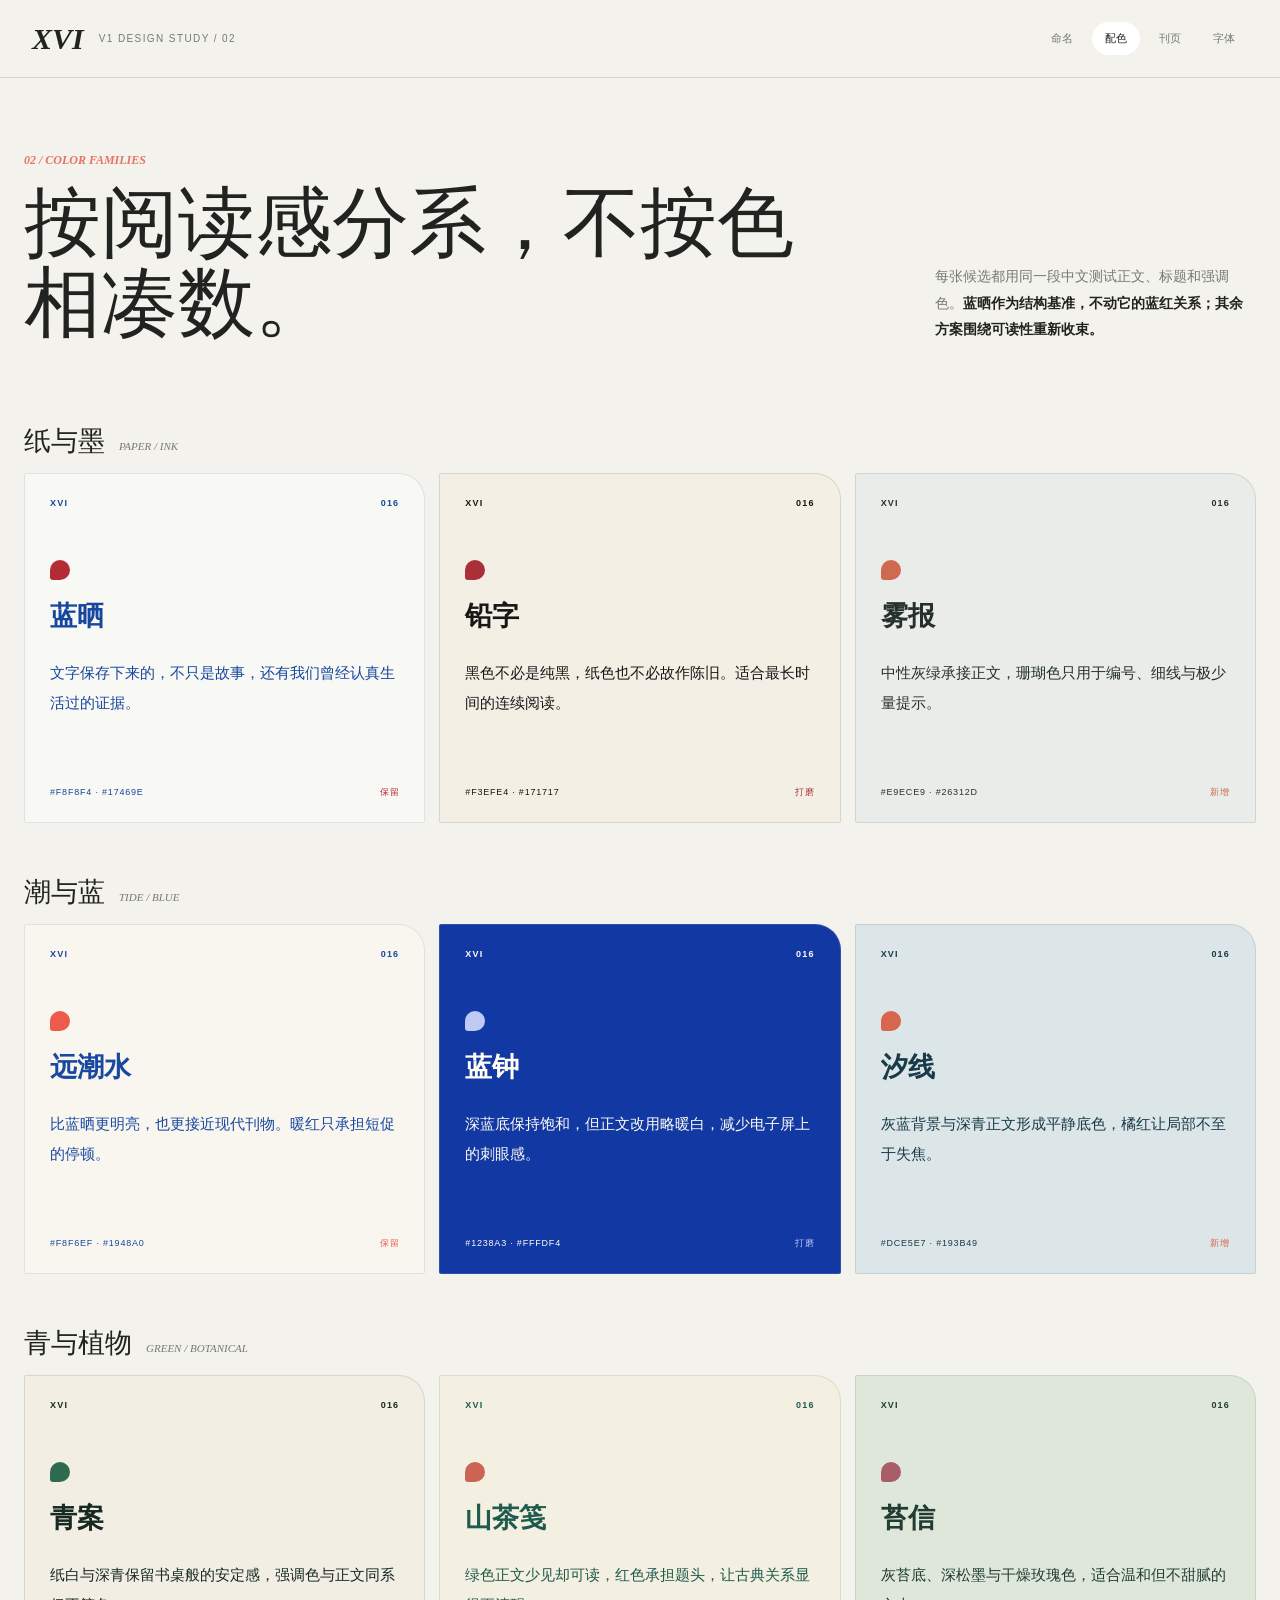
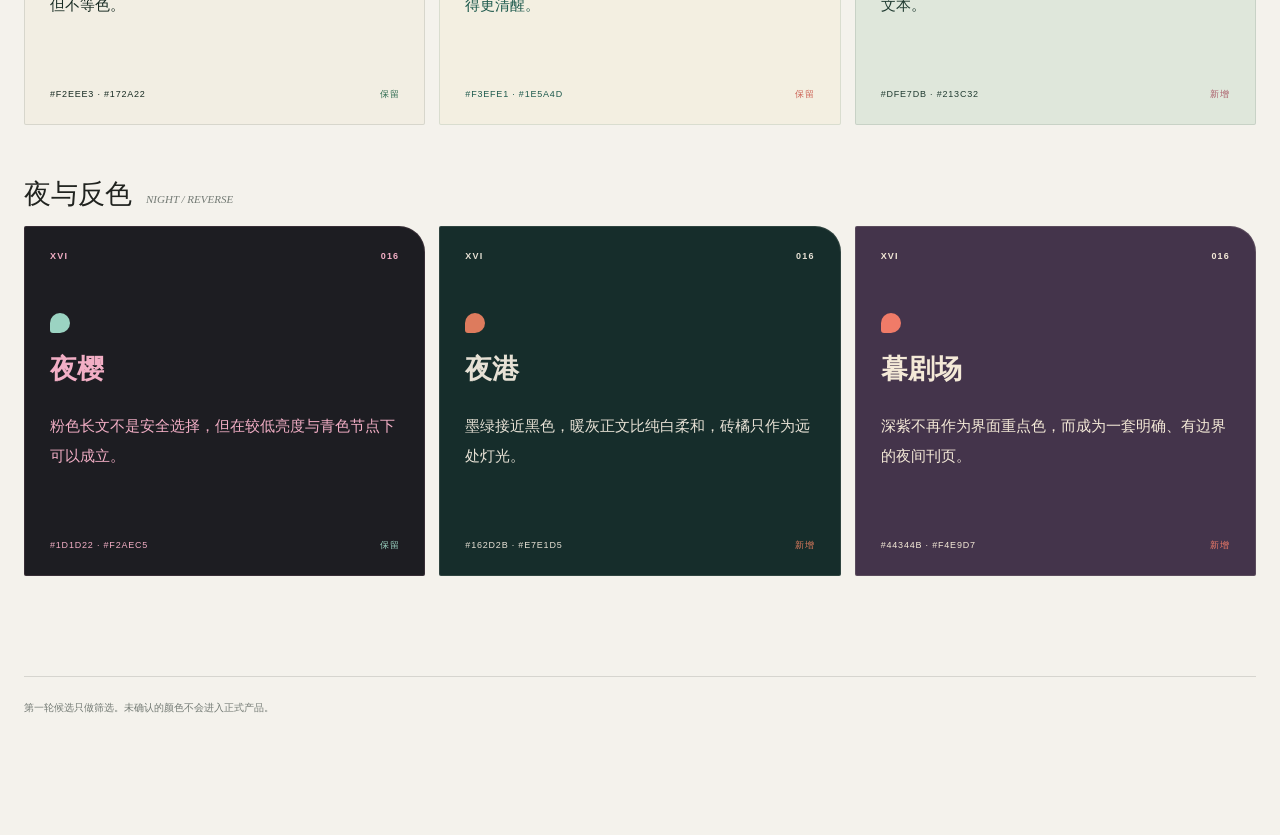
<file: project/docs/research/research-color.html>
<!doctype html>
<html lang="zh-CN">
<head>
  <meta charset="UTF-8" />
  <meta name="viewport" content="width=device-width, initial-scale=1.0" />
  <title>XVI / 配色体系研究</title>
  <link rel="stylesheet" href="research.css" />
</head>
<body>
  <header class="study-header">
    <a class="study-brand" href="research-naming.html"><b>XVI</b><span>V1 DESIGN STUDY / 02</span></a>
    <nav class="study-nav"><a href="research-naming.html">命名</a><a class="active" href="research-color.html">配色</a><a href="research-layout.html">刊页</a><a href="research-fonts.html">字体</a></nav>
  </header>
  <main class="study-main">
    <section class="study-intro">
      <div><span class="eyebrow">02 / COLOR FAMILIES</span><h1>按阅读感分系，不按色相凑数。</h1></div>
      <p>每张候选都用同一段中文测试正文、标题和强调色。<strong>蓝晒作为结构基准，不动它的蓝红关系；其余方案围绕可读性重新收束。</strong></p>
    </section>

    <section class="palette-family"><div class="family-title"><h2>纸与墨</h2><span>PAPER / INK</span></div><div class="palette-grid">
      <article class="palette-card" style="--bg:#f8f8f4;--text:#17469e;--accent:#b52b35"><header><b>XVI</b><span>016</span></header><i></i><h3>蓝晒</h3><p>文字保存下来的，不只是故事，还有我们曾经认真生活过的证据。</p><footer><span>#F8F8F4 · #17469E</span><span>保留</span></footer></article>
      <article class="palette-card" style="--bg:#f3efe4;--text:#171717;--accent:#a92f39"><header><b>XVI</b><span>016</span></header><i></i><h3>铅字</h3><p>黑色不必是纯黑，纸色也不必故作陈旧。适合最长时间的连续阅读。</p><footer><span>#F3EFE4 · #171717</span><span>打磨</span></footer></article>
      <article class="palette-card" style="--bg:#e9ece9;--text:#26312d;--accent:#cf694f"><header><b>XVI</b><span>016</span></header><i></i><h3>雾报</h3><p>中性灰绿承接正文，珊瑚色只用于编号、细线与极少量提示。</p><footer><span>#E9ECE9 · #26312D</span><span>新增</span></footer></article>
    </div></section>

    <section class="palette-family"><div class="family-title"><h2>潮与蓝</h2><span>TIDE / BLUE</span></div><div class="palette-grid">
      <article class="palette-card" style="--bg:#f8f6ef;--text:#1948a0;--accent:#ed5b4d"><header><b>XVI</b><span>016</span></header><i></i><h3>远潮水</h3><p>比蓝晒更明亮，也更接近现代刊物。暖红只承担短促的停顿。</p><footer><span>#F8F6EF · #1948A0</span><span>保留</span></footer></article>
      <article class="palette-card" style="--bg:#1238a3;--text:#fffdf4;--accent:#bfcaf4"><header><b>XVI</b><span>016</span></header><i></i><h3>蓝钟</h3><p>深蓝底保持饱和，但正文改用略暖白，减少电子屏上的刺眼感。</p><footer><span>#1238A3 · #FFFDF4</span><span>打磨</span></footer></article>
      <article class="palette-card" style="--bg:#dce5e7;--text:#193b49;--accent:#d8654e"><header><b>XVI</b><span>016</span></header><i></i><h3>汐线</h3><p>灰蓝背景与深青正文形成平静底色，橘红让局部不至于失焦。</p><footer><span>#DCE5E7 · #193B49</span><span>新增</span></footer></article>
    </div></section>

    <section class="palette-family"><div class="family-title"><h2>青与植物</h2><span>GREEN / BOTANICAL</span></div><div class="palette-grid">
      <article class="palette-card" style="--bg:#f2eee3;--text:#172a22;--accent:#2f6b50"><header><b>XVI</b><span>016</span></header><i></i><h3>青案</h3><p>纸白与深青保留书桌般的安定感，强调色与正文同系但不等色。</p><footer><span>#F2EEE3 · #172A22</span><span>保留</span></footer></article>
      <article class="palette-card" style="--bg:#f3efe1;--text:#1e5a4d;--accent:#cc6355"><header><b>XVI</b><span>016</span></header><i></i><h3>山茶笺</h3><p>绿色正文少见却可读，红色承担题头，让古典关系显得更清醒。</p><footer><span>#F3EFE1 · #1E5A4D</span><span>保留</span></footer></article>
      <article class="palette-card" style="--bg:#dfe7db;--text:#213c32;--accent:#aa5d69"><header><b>XVI</b><span>016</span></header><i></i><h3>苔信</h3><p>灰苔底、深松墨与干燥玫瑰色，适合温和但不甜腻的文本。</p><footer><span>#DFE7DB · #213C32</span><span>新增</span></footer></article>
    </div></section>

    <section class="palette-family"><div class="family-title"><h2>夜与反色</h2><span>NIGHT / REVERSE</span></div><div class="palette-grid">
      <article class="palette-card" style="--bg:#1d1d22;--text:#f2aec5;--accent:#9bd3c2"><header><b>XVI</b><span>016</span></header><i></i><h3>夜樱</h3><p>粉色长文不是安全选择，但在较低亮度与青色节点下可以成立。</p><footer><span>#1D1D22 · #F2AEC5</span><span>保留</span></footer></article>
      <article class="palette-card" style="--bg:#162d2b;--text:#e7e1d5;--accent:#dd7b5d"><header><b>XVI</b><span>016</span></header><i></i><h3>夜港</h3><p>墨绿接近黑色，暖灰正文比纯白柔和，砖橘只作为远处灯光。</p><footer><span>#162D2B · #E7E1D5</span><span>新增</span></footer></article>
      <article class="palette-card" style="--bg:#44344b;--text:#f4e9d7;--accent:#f07b68"><header><b>XVI</b><span>016</span></header><i></i><h3>暮剧场</h3><p>深紫不再作为界面重点色，而成为一套明确、有边界的夜间刊页。</p><footer><span>#44344B · #F4E9D7</span><span>新增</span></footer></article>
    </div></section>
    <footer class="study-footer">第一轮候选只做筛选。未确认的颜色不会进入正式产品。</footer>
  </main>
</body>
</html>
</file>
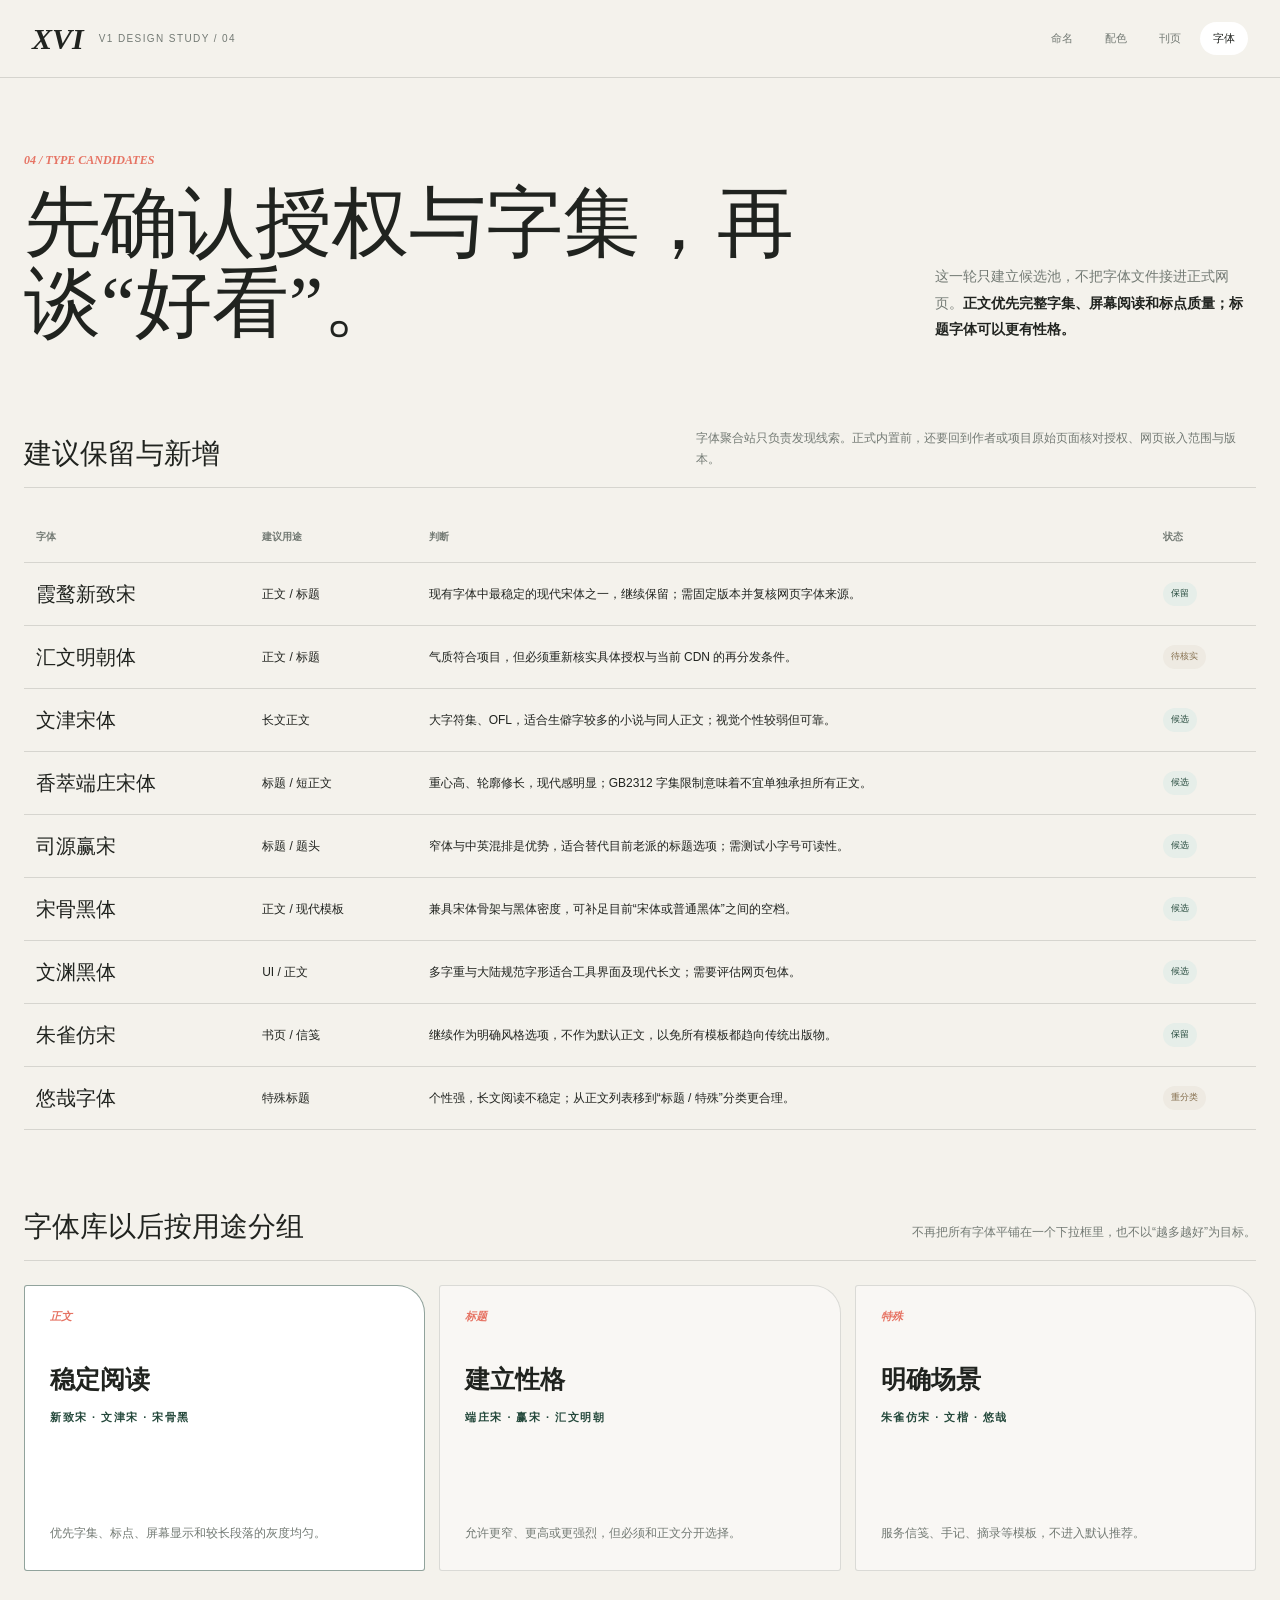
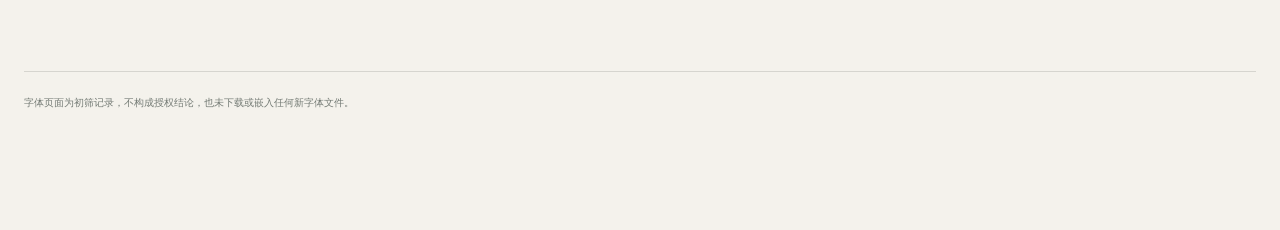
<file: project/docs/research/research-fonts.html>
<!doctype html>
<html lang="zh-CN">
<head>
  <meta charset="UTF-8" />
  <meta name="viewport" content="width=device-width, initial-scale=1.0" />
  <title>XVI / 字体候选研究</title>
  <link rel="stylesheet" href="research.css" />
</head>
<body>
  <header class="study-header">
    <a class="study-brand" href="research-naming.html"><b>XVI</b><span>V1 DESIGN STUDY / 04</span></a>
    <nav class="study-nav"><a href="research-naming.html">命名</a><a href="research-color.html">配色</a><a href="research-layout.html">刊页</a><a class="active" href="research-fonts.html">字体</a></nav>
  </header>
  <main class="study-main">
    <section class="study-intro">
      <div><span class="eyebrow">04 / TYPE CANDIDATES</span><h1>先确认授权与字集，再谈“好看”。</h1></div>
      <p>这一轮只建立候选池，不把字体文件接进正式网页。<strong>正文优先完整字集、屏幕阅读和标点质量；标题字体可以更有性格。</strong></p>
    </section>

    <div class="section-head"><h2>建议保留与新增</h2><p>字体聚合站只负责发现线索。正式内置前，还要回到作者或项目原始页面核对授权、网页嵌入范围与版本。</p></div>
    <table class="font-table">
      <thead><tr><th>字体</th><th>建议用途</th><th>判断</th><th>状态</th></tr></thead>
      <tbody>
        <tr><td>霞鹜新致宋</td><td>正文 / 标题</td><td>现有字体中最稳定的现代宋体之一，继续保留；需固定版本并复核网页字体来源。</td><td><span class="status">保留</span></td></tr>
        <tr><td>汇文明朝体</td><td>正文 / 标题</td><td>气质符合项目，但必须重新核实具体授权与当前 CDN 的再分发条件。</td><td><span class="status pending">待核实</span></td></tr>
        <tr><td>文津宋体</td><td>长文正文</td><td>大字符集、OFL，适合生僻字较多的小说与同人正文；视觉个性较弱但可靠。</td><td><span class="status">候选</span></td></tr>
        <tr><td>香萃端庄宋体</td><td>标题 / 短正文</td><td>重心高、轮廓修长，现代感明显；GB2312 字集限制意味着不宜单独承担所有正文。</td><td><span class="status">候选</span></td></tr>
        <tr><td>司源赢宋</td><td>标题 / 题头</td><td>窄体与中英混排是优势，适合替代目前老派的标题选项；需测试小字号可读性。</td><td><span class="status">候选</span></td></tr>
        <tr><td>宋骨黑体</td><td>正文 / 现代模板</td><td>兼具宋体骨架与黑体密度，可补足目前“宋体或普通黑体”之间的空档。</td><td><span class="status">候选</span></td></tr>
        <tr><td>文渊黑体</td><td>UI / 正文</td><td>多字重与大陆规范字形适合工具界面及现代长文；需要评估网页包体。</td><td><span class="status">候选</span></td></tr>
        <tr><td>朱雀仿宋</td><td>书页 / 信笺</td><td>继续作为明确风格选项，不作为默认正文，以免所有模板都趋向传统出版物。</td><td><span class="status">保留</span></td></tr>
        <tr><td>悠哉字体</td><td>特殊标题</td><td>个性强，长文阅读不稳定；从正文列表移到“标题 / 特殊”分类更合理。</td><td><span class="status pending">重分类</span></td></tr>
      </tbody>
    </table>

    <div class="section-head"><h2>字体库以后按用途分组</h2><p>不再把所有字体平铺在一个下拉框里，也不以“越多越好”为目标。</p></div>
    <section class="decision-grid">
      <article class="decision-card recommended"><span class="tag">正文</span><h3>稳定阅读</h3><div class="sample">新致宋 · 文津宋 · 宋骨黑</div><p>优先字集、标点、屏幕显示和较长段落的灰度均匀。</p></article>
      <article class="decision-card"><span class="tag">标题</span><h3>建立性格</h3><div class="sample">端庄宋 · 赢宋 · 汇文明朝</div><p>允许更窄、更高或更强烈，但必须和正文分开选择。</p></article>
      <article class="decision-card"><span class="tag">特殊</span><h3>明确场景</h3><div class="sample">朱雀仿宋 · 文楷 · 悠哉</div><p>服务信笺、手记、摘录等模板，不进入默认推荐。</p></article>
    </section>
    <footer class="study-footer">字体页面为初筛记录，不构成授权结论，也未下载或嵌入任何新字体文件。</footer>
  </main>
</body>
</html>
</file>
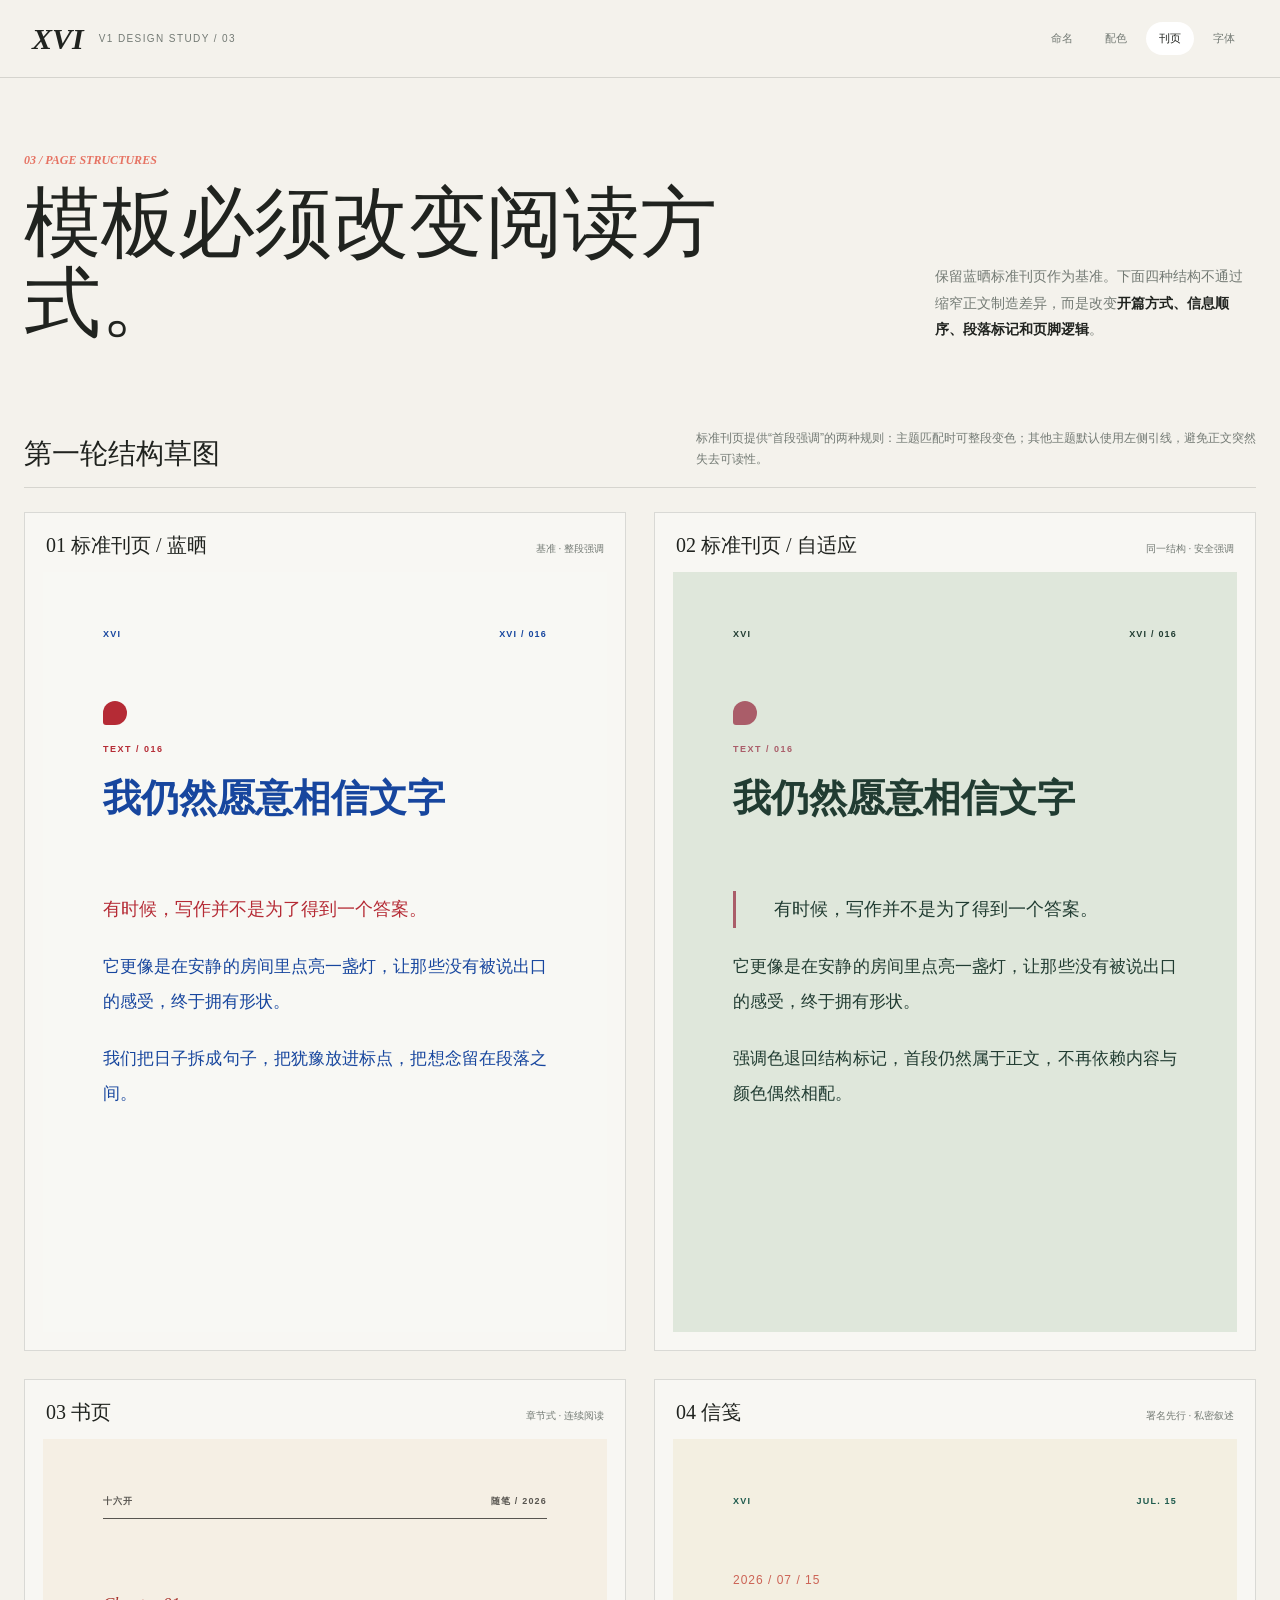
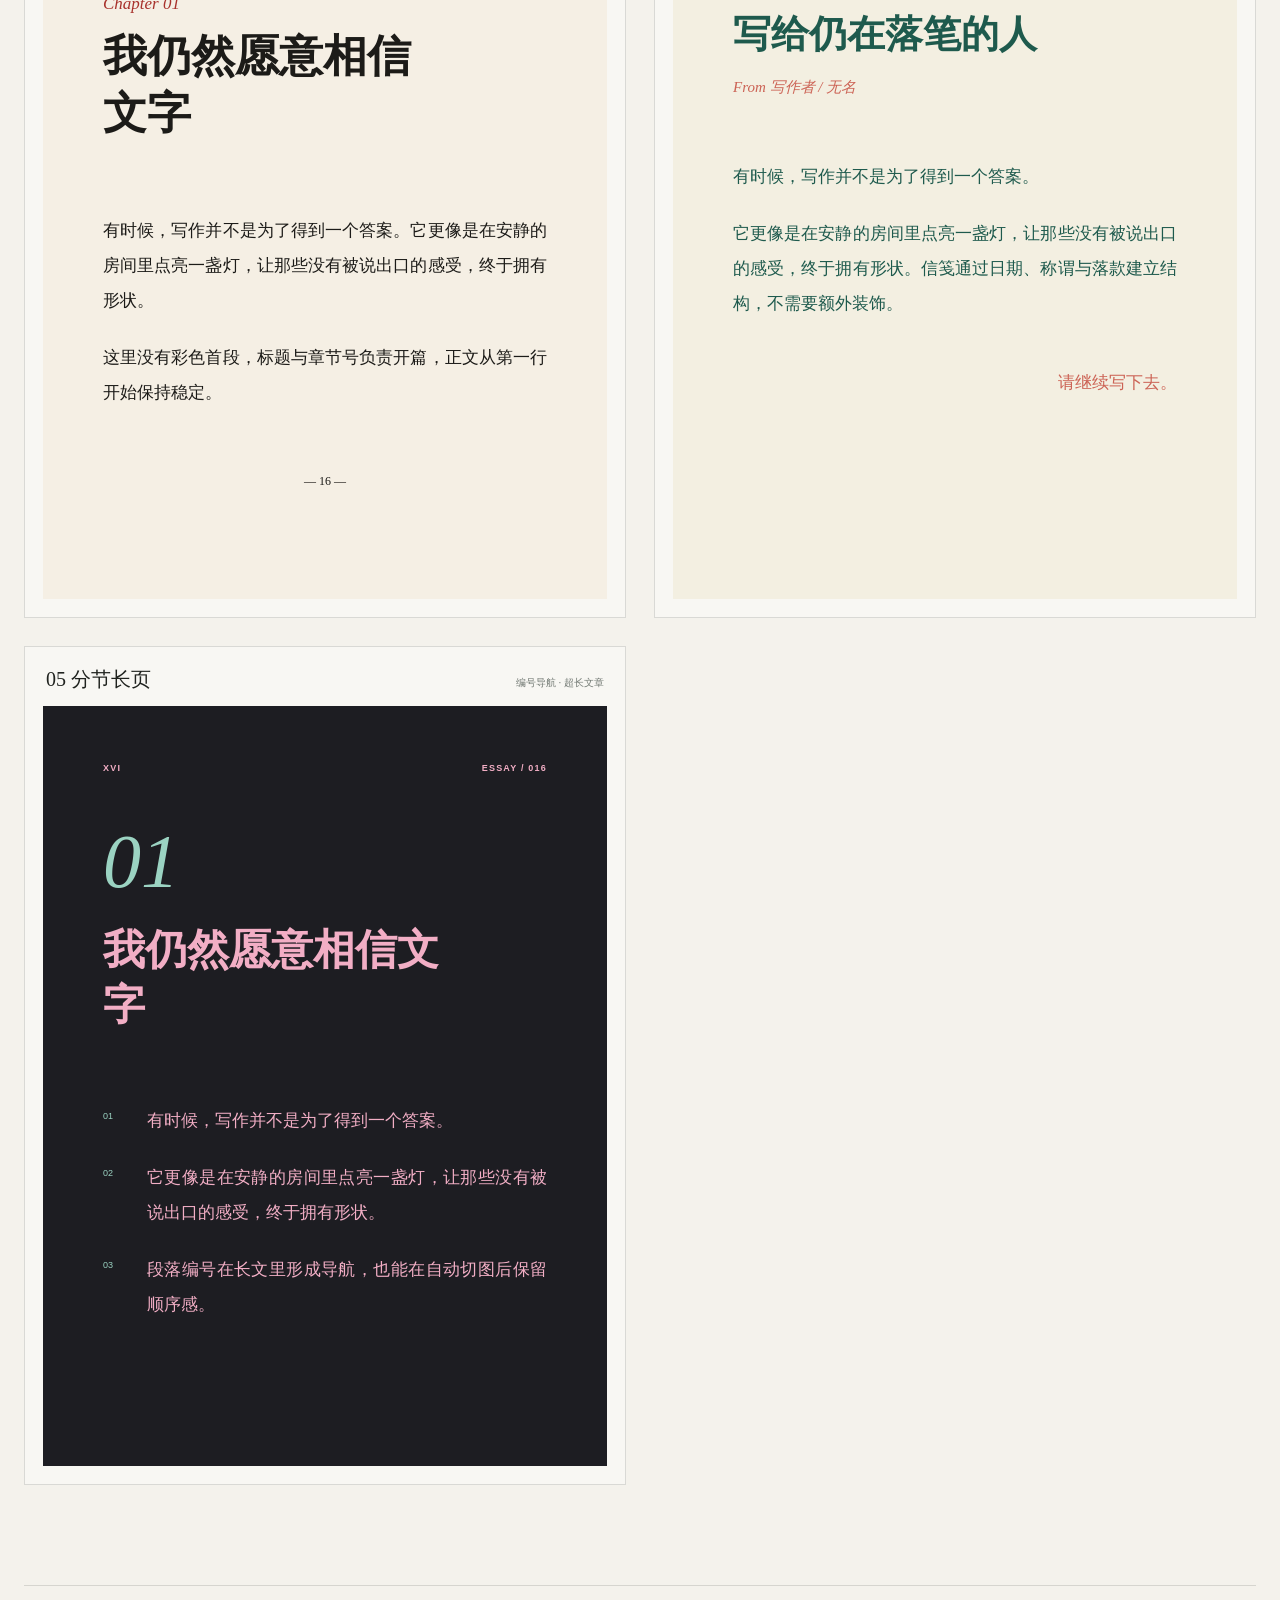
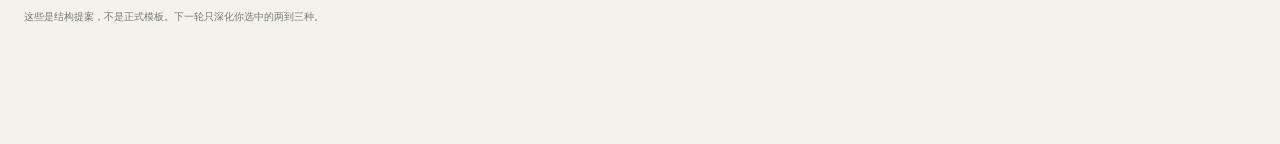
<file: project/docs/research/research-layout.html>
<!doctype html>
<html lang="zh-CN">
<head>
  <meta charset="UTF-8" />
  <meta name="viewport" content="width=device-width, initial-scale=1.0" />
  <title>XVI / 刊页结构研究</title>
  <link rel="stylesheet" href="research.css" />
</head>
<body>
  <header class="study-header">
    <a class="study-brand" href="research-naming.html"><b>XVI</b><span>V1 DESIGN STUDY / 03</span></a>
    <nav class="study-nav"><a href="research-naming.html">命名</a><a href="research-color.html">配色</a><a class="active" href="research-layout.html">刊页</a><a href="research-fonts.html">字体</a></nav>
  </header>
  <main class="study-main">
    <section class="study-intro">
      <div><span class="eyebrow">03 / PAGE STRUCTURES</span><h1>模板必须改变阅读方式。</h1></div>
      <p>保留蓝晒标准刊页作为基准。下面四种结构不通过缩窄正文制造差异，而是改变<strong>开篇方式、信息顺序、段落标记和页脚逻辑</strong>。</p>
    </section>

    <div class="section-head"><h2>第一轮结构草图</h2><p>标准刊页提供“首段强调”的两种规则：主题匹配时可整段变色；其他主题默认使用左侧引线，避免正文突然失去可读性。</p></div>
    <section class="template-grid">
      <article class="template-case"><div class="template-meta"><h2>01 标准刊页 / 蓝晒</h2><span>基准 · 整段强调</span></div><div class="mini-page folio-page"><header><b>XVI</b><span>XVI / 016</span></header><div class="marker"></div><div class="kicker">TEXT / 016</div><h3>我仍然愿意相信文字</h3><div class="copy"><p class="lead">有时候，写作并不是为了得到一个答案。</p><p>它更像是在安静的房间里点亮一盏灯，让那些没有被说出口的感受，终于拥有形状。</p><p>我们把日子拆成句子，把犹豫放进标点，把想念留在段落之间。</p></div></div></article>

      <article class="template-case"><div class="template-meta"><h2>02 标准刊页 / 自适应</h2><span>同一结构 · 安全强调</span></div><div class="mini-page folio-page adaptive" style="--bg:#dfe7db;--text:#213c32;--accent:#aa5d69"><header><b>XVI</b><span>XVI / 016</span></header><div class="marker"></div><div class="kicker">TEXT / 016</div><h3>我仍然愿意相信文字</h3><div class="copy"><p class="lead">有时候，写作并不是为了得到一个答案。</p><p>它更像是在安静的房间里点亮一盏灯，让那些没有被说出口的感受，终于拥有形状。</p><p>强调色退回结构标记，首段仍然属于正文，不再依赖内容与颜色偶然相配。</p></div></div></article>

      <article class="template-case"><div class="template-meta"><h2>03 书页</h2><span>章节式 · 连续阅读</span></div><div class="mini-page book-page"><header><b>十六开</b><span>随笔 / 2026</span></header><div class="chapter">Chapter 01</div><h3>我仍然愿意相信文字</h3><div class="copy"><p>有时候，写作并不是为了得到一个答案。它更像是在安静的房间里点亮一盏灯，让那些没有被说出口的感受，终于拥有形状。</p><p>这里没有彩色首段，标题与章节号负责开篇，正文从第一行开始保持稳定。</p></div><footer>— 16 —</footer></div></article>

      <article class="template-case"><div class="template-meta"><h2>04 信笺</h2><span>署名先行 · 私密叙述</span></div><div class="mini-page letter-page"><header><b>XVI</b><span>JUL. 15</span></header><div class="date">2026 / 07 / 15</div><h3>写给仍在落笔的人</h3><div class="byline">From 写作者 / 无名</div><div class="copy"><p>有时候，写作并不是为了得到一个答案。</p><p>它更像是在安静的房间里点亮一盏灯，让那些没有被说出口的感受，终于拥有形状。信笺通过日期、称谓与落款建立结构，不需要额外装饰。</p></div><p class="signoff">请继续写下去。</p></div></article>

      <article class="template-case"><div class="template-meta"><h2>05 分节长页</h2><span>编号导航 · 超长文章</span></div><div class="mini-page section-page"><header><b>XVI</b><span>ESSAY / 016</span></header><div class="section-number">01</div><h3>我仍然愿意相信文字</h3><div class="copy"><p>有时候，写作并不是为了得到一个答案。</p><p>它更像是在安静的房间里点亮一盏灯，让那些没有被说出口的感受，终于拥有形状。</p><p>段落编号在长文里形成导航，也能在自动切图后保留顺序感。</p></div></div></article>
    </section>
    <footer class="study-footer">这些是结构提案，不是正式模板。下一轮只深化你选中的两到三种。</footer>
  </main>
</body>
</html>
</file>
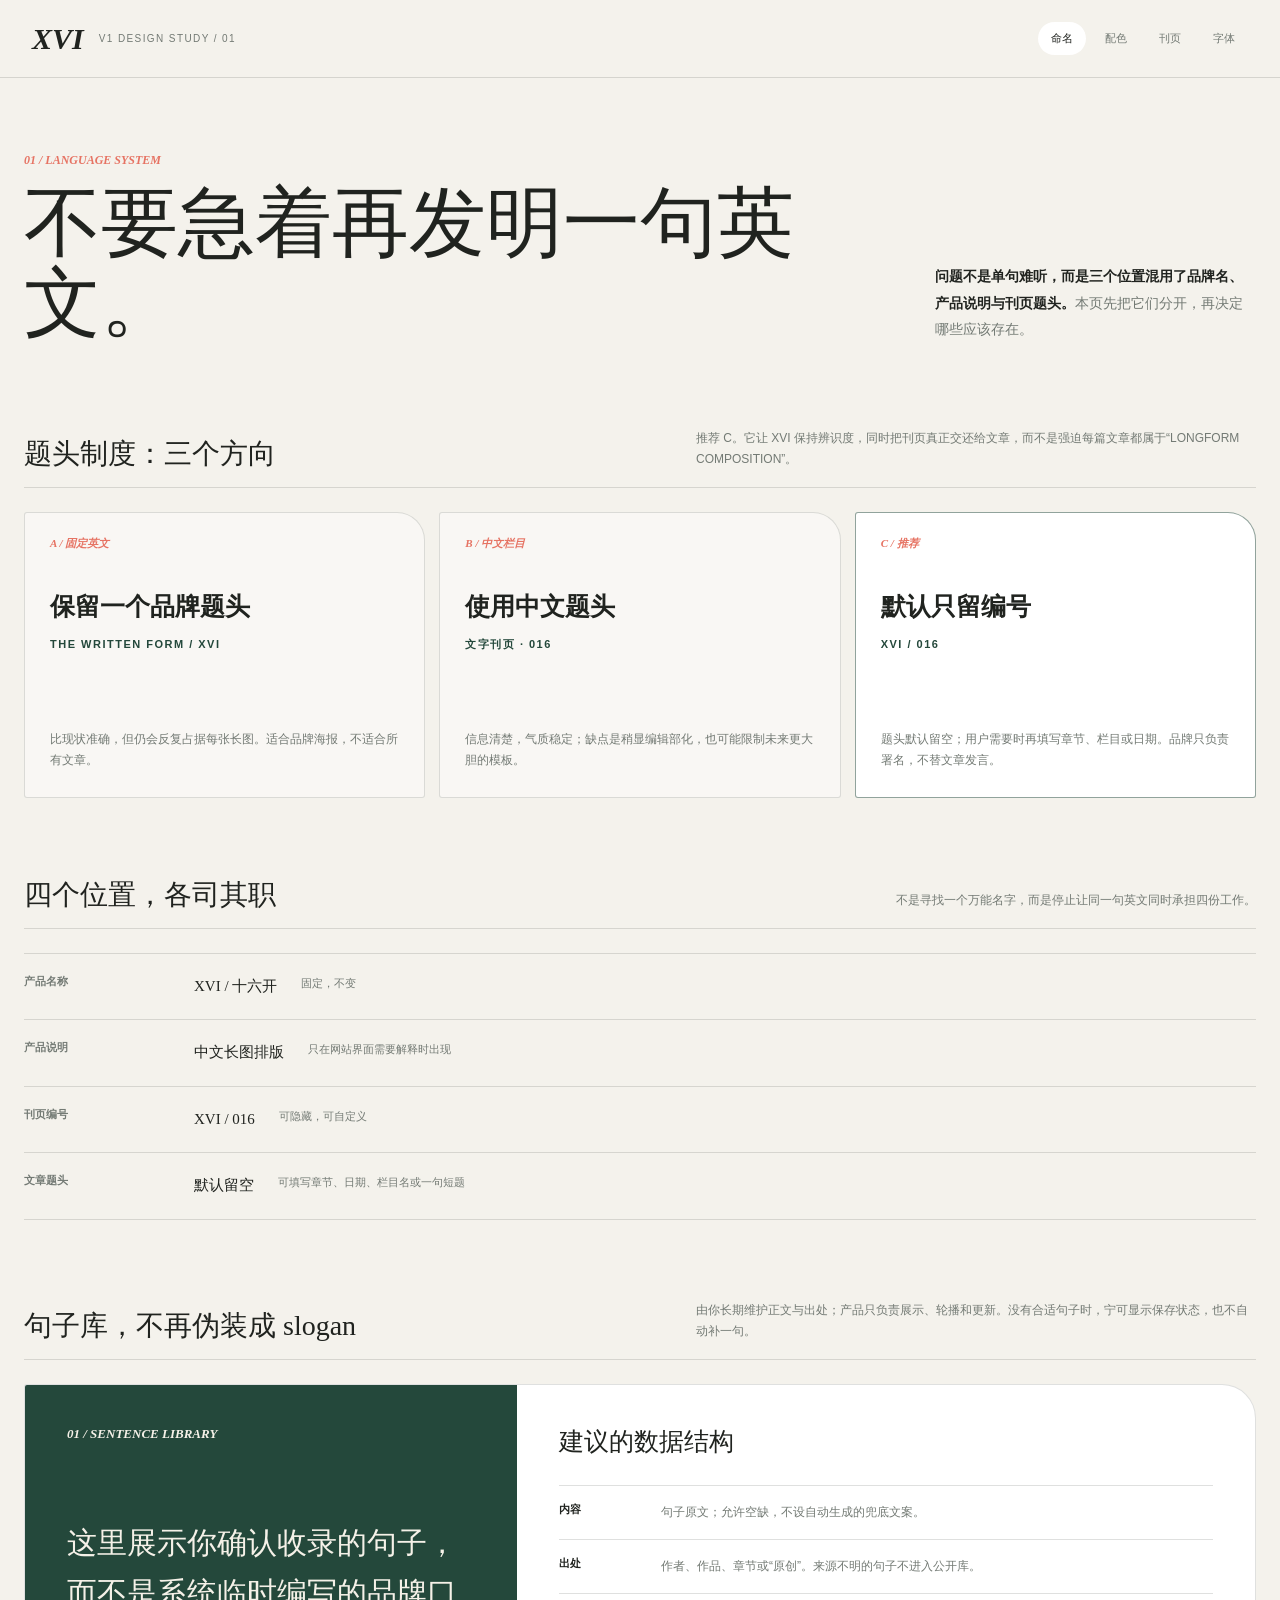
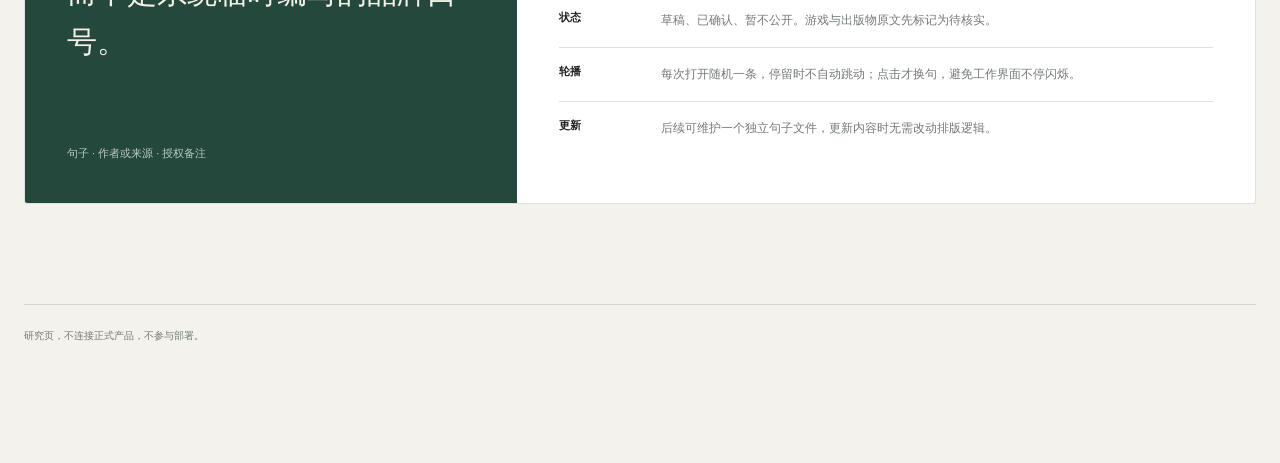
<file: project/docs/research/research-naming.html>
<!doctype html>
<html lang="zh-CN">
<head>
  <meta charset="UTF-8" />
  <meta name="viewport" content="width=device-width, initial-scale=1.0" />
  <title>XVI / 命名与句子库研究</title>
  <link rel="stylesheet" href="research.css" />
</head>
<body>
  <header class="study-header">
    <a class="study-brand" href="research-naming.html"><b>XVI</b><span>V1 DESIGN STUDY / 01</span></a>
    <nav class="study-nav"><a class="active" href="research-naming.html">命名</a><a href="research-color.html">配色</a><a href="research-layout.html">刊页</a><a href="research-fonts.html">字体</a></nav>
  </header>
  <main class="study-main">
    <section class="study-intro">
      <div><span class="eyebrow">01 / LANGUAGE SYSTEM</span><h1>不要急着再发明一句英文。</h1></div>
      <p><strong>问题不是单句难听，而是三个位置混用了品牌名、产品说明与刊页题头。</strong>本页先把它们分开，再决定哪些应该存在。</p>
    </section>

    <div class="section-head"><h2>题头制度：三个方向</h2><p>推荐 C。它让 XVI 保持辨识度，同时把刊页真正交还给文章，而不是强迫每篇文章都属于“LONGFORM COMPOSITION”。</p></div>
    <section class="decision-grid">
      <article class="decision-card"><span class="tag">A / 固定英文</span><h3>保留一个品牌题头</h3><div class="sample">THE WRITTEN FORM / XVI</div><p>比现状准确，但仍会反复占据每张长图。适合品牌海报，不适合所有文章。</p></article>
      <article class="decision-card"><span class="tag">B / 中文栏目</span><h3>使用中文题头</h3><div class="sample">文字刊页 · 016</div><p>信息清楚，气质稳定；缺点是稍显编辑部化，也可能限制未来更大胆的模板。</p></article>
      <article class="decision-card recommended"><span class="tag">C / 推荐</span><h3>默认只留编号</h3><div class="sample">XVI / 016</div><p>题头默认留空；用户需要时再填写章节、栏目或日期。品牌只负责署名，不替文章发言。</p></article>
    </section>

    <div class="section-head"><h2>四个位置，各司其职</h2><p>不是寻找一个万能名字，而是停止让同一句英文同时承担四份工作。</p></div>
    <section class="system-sheet">
      <div class="system-row"><b>产品名称</b><div>XVI / 十六开 <em>固定，不变</em></div></div>
      <div class="system-row"><b>产品说明</b><div>中文长图排版 <em>只在网站界面需要解释时出现</em></div></div>
      <div class="system-row"><b>刊页编号</b><div>XVI / 016 <em>可隐藏，可自定义</em></div></div>
      <div class="system-row"><b>文章题头</b><div>默认留空 <em>可填写章节、日期、栏目名或一句短题</em></div></div>
    </section>

    <div class="section-head"><h2>句子库，不再伪装成 slogan</h2><p>由你长期维护正文与出处；产品只负责展示、轮播和更新。没有合适句子时，宁可显示保存状态，也不自动补一句。</p></div>
    <section class="library-demo">
      <div class="library-preview"><span>01 / SENTENCE LIBRARY</span><blockquote>这里展示你确认收录的句子，而不是系统临时编写的品牌口号。</blockquote><small>句子 · 作者或来源 · 授权备注</small></div>
      <div class="library-rules">
        <h3>建议的数据结构</h3>
        <div class="rule"><b>内容</b><p>句子原文；允许空缺，不设自动生成的兜底文案。</p></div>
        <div class="rule"><b>出处</b><p>作者、作品、章节或“原创”。来源不明的句子不进入公开库。</p></div>
        <div class="rule"><b>状态</b><p>草稿、已确认、暂不公开。游戏与出版物原文先标记为待核实。</p></div>
        <div class="rule"><b>轮播</b><p>每次打开随机一条，停留时不自动跳动；点击才换句，避免工作界面不停闪烁。</p></div>
        <div class="rule"><b>更新</b><p>后续可维护一个独立句子文件，更新内容时无需改动排版逻辑。</p></div>
      </div>
    </section>
    <footer class="study-footer">研究页，不连接正式产品，不参与部署。</footer>
  </main>
</body>
</html>
</file>
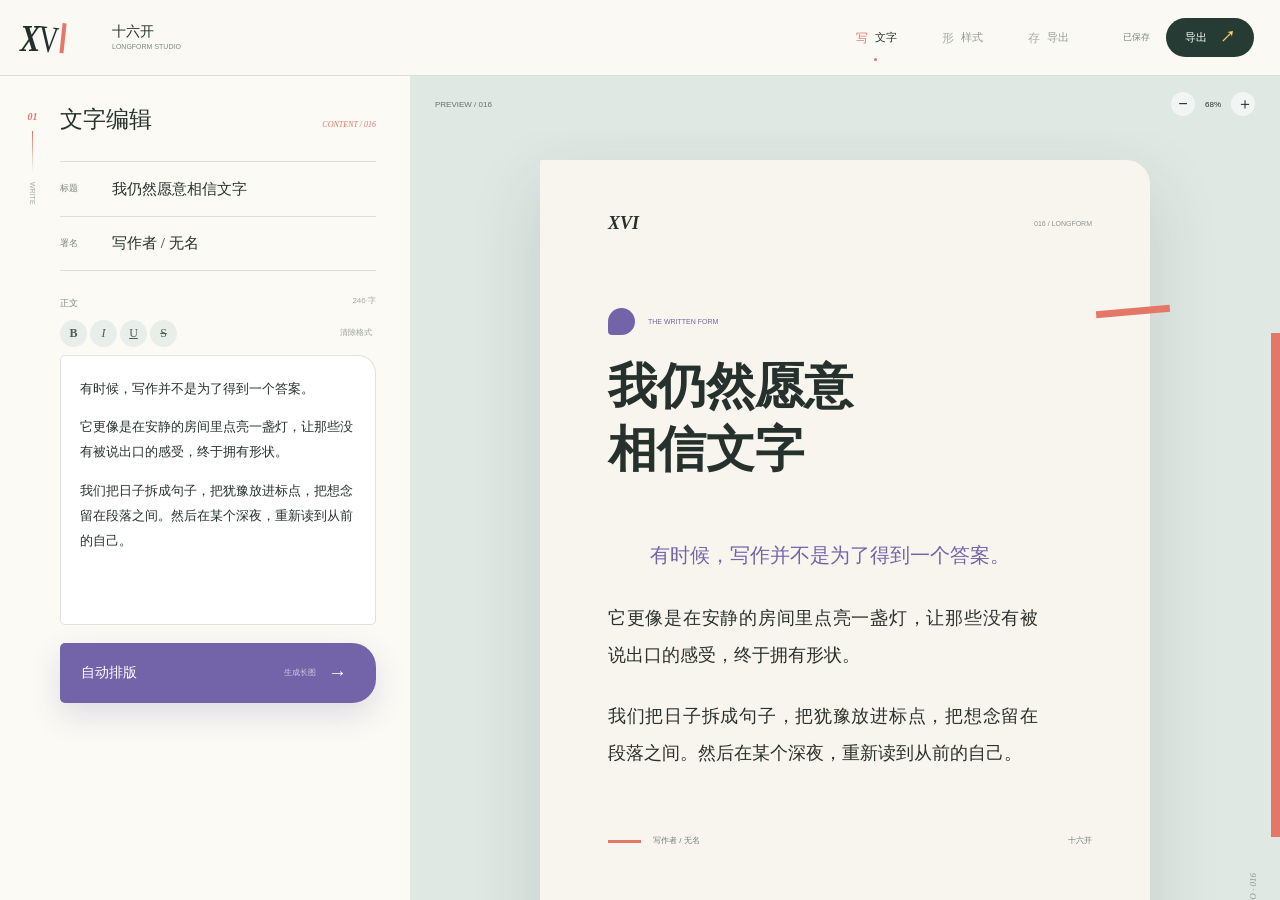
<file: project/docs/research/ui-study.html>
<!doctype html>
<html lang="zh-CN">
  <head>
    <meta charset="UTF-8" />
    <meta name="viewport" content="width=device-width, initial-scale=1.0" />
    <title>XVI / 工作台视觉样稿</title>
    <link rel="stylesheet" href="ui-study.css" />
  </head>
  <body>
    <header class="topbar">
      <a class="wordmark" href="#" aria-label="XVI 十六开">
        <span class="x">X</span><span class="v">V</span><span class="i">I</span>
      </a>
      <div class="edition"><b>十六开</b><span>LONGFORM STUDIO</span></div>
      <nav aria-label="创作步骤">
        <button class="step active" type="button" data-panel="write"><span>写</span>文字</button>
        <button class="step" type="button" data-panel="style"><span>形</span>样式</button>
        <button class="step" type="button" data-panel="export"><span>存</span>导出</button>
      </nav>
      <div class="top-actions"><span>已保存</span><button class="export" type="button">导出 <b>↗</b></button></div>
    </header>

    <main class="workspace">
      <aside class="composer">
        <div class="section-mark"><span>01</span><i></i><em>WRITE</em></div>

        <section class="panel active" data-panel-content="write">
          <div class="panel-heading">
            <p>CONTENT / 016</p>
            <h1>文字编辑</h1>
          </div>

          <label class="line-field"><span>标题</span><input value="我仍然愿意相信文字" /></label>
          <label class="line-field"><span>署名</span><input value="写作者 / 无名" /></label>

          <div class="body-label"><span>正文</span><em>246 字</em></div>
          <div class="formatting" aria-label="文字格式">
            <button type="button"><strong>B</strong></button><button type="button"><i>I</i></button>
            <button type="button"><u>U</u></button><button type="button"><s>S</s></button>
            <button class="clear" type="button">清除格式</button>
          </div>
          <div class="editor" contenteditable="true" spellcheck="false">
            <p>有时候，写作并不是为了得到一个答案。</p>
            <p>它更像是在安静的房间里点亮一盏灯，让那些没有被说出口的感受，终于拥有形状。</p>
            <p>我们把日子拆成句子，把犹豫放进标点，把想念留在段落之间。然后在某个深夜，重新读到从前的自己。</p>
          </div>

          <button class="compose" type="button"><span>自动排版</span><i>生成长图</i><b>→</b></button>
        </section>

        <section class="panel" data-panel-content="style">
          <div class="panel-heading"><p>FORM / 016</p><h1>版式设计</h1></div>
          <div class="choice-heading"><b>配色</b><span>月白</span></div>
          <div class="swatches"><button class="selected"></button><button></button><button></button><button></button><button></button></div>
          <div class="choice-heading"><b>正文字体</b><span>汇文明朝体</span></div>
          <div class="type-list"><button class="selected">明朝</button><button>新致宋</button><button>文楷</button></div>
          <label class="range"><span>字号 <b>24</b></span><input type="range" min="16" max="48" value="24" /></label>
          <label class="range"><span>行距 <b>1.9</b></span><input type="range" min="12" max="28" value="19" /></label>
        </section>

        <section class="panel" data-panel-content="export">
          <div class="panel-heading"><p>OUTPUT / 016</p><h1>保存与导出</h1></div>
          <div class="export-setting"><span>格式</span><b>PNG</b><em>JPG</em></div>
          <div class="export-setting"><span>清晰度</span><b>2×</b><em>3×</em></div>
          <button class="compose" type="button"><span>导出图片</span><i>896 × 自动高度</i><b>↓</b></button>
        </section>
      </aside>

      <section class="stage">
        <div class="stage-meta"><span>PREVIEW / 016</span><div><button type="button">−</button><output>68%</output><button type="button">＋</button></div></div>
        <article class="poster">
          <header><a class="poster-mark" href="#">XVI</a><span>016 / LONGFORM</span></header>
          <div class="signal"><i></i><span>THE WRITTEN FORM</span></div>
          <h2>我仍然愿意<br />相信文字</h2>
          <p class="lead">有时候，写作并不是为了得到一个答案。</p>
          <p>它更像是在安静的房间里点亮一盏灯，让那些没有被说出口的感受，终于拥有形状。</p>
          <p>我们把日子拆成句子，把犹豫放进标点，把想念留在段落之间。然后在某个深夜，重新读到从前的自己。</p>
          <footer><i></i><span>写作者 / 无名</span><em>十六开</em></footer>
        </article>
        <p class="side-note">XVI · LONGFORM STUDIO · 016</p>
      </section>
    </main>
    <script>
      const steps = [...document.querySelectorAll('.step')];
      const panels = [...document.querySelectorAll('.panel')];
      steps.forEach((step, index) => step.addEventListener('click', () => {
        steps.forEach(item => item.classList.remove('active'));
        panels.forEach(item => item.classList.remove('active'));
        step.classList.add('active');
        panels[index].classList.add('active');
        document.querySelector('.section-mark span').textContent = `0${index + 1}`;
        document.querySelector('.section-mark em').textContent = ['WRITE', 'FORM', 'EXPORT'][index];
      }));
    </script>
  </body>
</html>
</file>
<file: project/docs/research/research.css>
:root {
  --paper: #f4f2ec;
  --ink: #20231f;
  --muted: #737a74;
  --line: rgba(32, 35, 31, .14);
  --green: #24483b;
  --coral: #e67363;
  --blue: #1f4ca5;
}

* { box-sizing: border-box; }
html { scroll-behavior: smooth; }
body { margin: 0; background: var(--paper); color: var(--ink); font-family: "PingFang SC", "Microsoft YaHei", sans-serif; }
button, input { font: inherit; }
a { color: inherit; text-decoration: none; }

.study-header { height: 78px; position: sticky; z-index: 20; top: 0; display: flex; align-items: center; justify-content: space-between; padding: 0 32px; border-bottom: 1px solid var(--line); background: color-mix(in srgb, var(--paper) 88%, transparent); backdrop-filter: blur(18px); }
.study-brand { display: flex; align-items: center; gap: 15px; }
.study-brand b { font: italic 700 30px/1 Georgia, serif; letter-spacing: 0; }
.study-brand span { color: var(--muted); font-size: 10px; letter-spacing: 1.4px; }
.study-nav { display: flex; gap: 6px; }
.study-nav a { padding: 9px 13px; border-radius: 18px; color: var(--muted); font-size: 11px; }
.study-nav a:hover, .study-nav a.active { background: #fff; color: var(--ink); }

.study-main { width: min(1380px, calc(100% - 48px)); margin: 0 auto; padding: 76px 0 120px; }
.study-intro { display: grid; grid-template-columns: minmax(0, 1.45fr) minmax(260px, .55fr); gap: 64px; align-items: end; margin-bottom: 84px; }
.eyebrow { display: block; margin-bottom: 18px; color: var(--coral); font: italic 700 12px/1 Georgia, serif; }
.study-intro h1 { max-width: 900px; margin: 0; font: 500 clamp(42px, 6vw, 88px)/1.04 "Songti SC", STSong, serif; letter-spacing: 0; }
.study-intro p { margin: 0; color: var(--muted); font: 14px/1.9 "Songti SC", STSong, serif; }
.study-intro strong { color: var(--ink); }

.section-head { display: flex; align-items: end; justify-content: space-between; gap: 24px; margin: 80px 0 24px; padding-bottom: 16px; border-bottom: 1px solid var(--line); }
.section-head h2 { margin: 0; font: 500 28px/1.2 "Songti SC", STSong, serif; }
.section-head p { max-width: 560px; margin: 0; color: var(--muted); font-size: 12px; line-height: 1.8; }

.decision-grid { display: grid; grid-template-columns: repeat(3, minmax(0, 1fr)); gap: 14px; }
.decision-card { min-height: 286px; display: flex; flex-direction: column; padding: 25px; border: 1px solid var(--line); border-radius: 3px 28px 3px 3px; background: rgba(255,255,255,.42); }
.decision-card.recommended { background: #fff; border-color: rgba(36,72,59,.5); }
.decision-card .tag { align-self: flex-start; margin-bottom: 42px; color: var(--coral); font: italic 700 11px/1 Georgia, serif; }
.decision-card h3 { margin: 0 0 14px; font: 600 25px/1.25 "Songti SC", STSong, serif; }
.decision-card .sample { margin: 0 0 26px; color: var(--green); font: 700 11px/1.5 Arial, sans-serif; letter-spacing: 1.5px; }
.decision-card p { margin: auto 0 0; color: var(--muted); font-size: 12px; line-height: 1.8; }

.system-sheet { display: grid; grid-template-columns: 170px 1fr; gap: 0; border-top: 1px solid var(--line); }
.system-row { display: contents; }
.system-row > * { padding: 20px 0; border-bottom: 1px solid var(--line); }
.system-row b { color: var(--muted); font-size: 11px; }
.system-row div { display: flex; flex-wrap: wrap; gap: 10px 24px; font: 15px/1.7 "Songti SC", STSong, serif; }
.system-row em { color: var(--muted); font-style: normal; font-size: 11px; }

.library-demo { display: grid; grid-template-columns: .8fr 1.2fr; min-height: 420px; overflow: hidden; border: 1px solid var(--line); border-radius: 3px 34px 3px 3px; background: #fff; }
.library-preview { display: flex; flex-direction: column; justify-content: space-between; padding: 42px; background: #24483b; color: #f5f1e8; }
.library-preview span { font: italic 700 13px/1 Georgia, serif; }
.library-preview blockquote { margin: 0; font: 500 30px/1.65 "Songti SC", STSong, serif; }
.library-preview small { color: #b9cbc2; font-size: 11px; }
.library-rules { padding: 42px; }
.library-rules h3 { margin: 0 0 28px; font: 500 25px/1.2 "Songti SC", STSong, serif; }
.rule { display: grid; grid-template-columns: 82px 1fr; gap: 20px; padding: 16px 0; border-top: 1px solid var(--line); }
.rule b { font-size: 11px; }
.rule p { margin: 0; color: var(--muted); font-size: 12px; line-height: 1.75; }

.palette-family { margin-top: 56px; }
.family-title { display: flex; align-items: baseline; gap: 14px; margin-bottom: 18px; }
.family-title h2 { margin: 0; font: 500 27px/1 "Songti SC", STSong, serif; }
.family-title span { color: var(--muted); font: italic 11px/1 Georgia, serif; }
.palette-grid { display: grid; grid-template-columns: repeat(3, minmax(0, 1fr)); gap: 14px; }
.palette-card { --bg: #fff; --text: #222; --accent: #999; min-height: 350px; display: flex; flex-direction: column; padding: 26px; border-radius: 2px 26px 2px 2px; background: var(--bg); color: var(--text); box-shadow: inset 0 0 0 1px color-mix(in srgb, var(--text) 12%, transparent); }
.palette-card header, .mini-page header { display: flex; justify-content: space-between; font: 700 9px/1 Arial, sans-serif; letter-spacing: 1.2px; }
.palette-card i { width: 20px; height: 20px; display: block; margin: 52px 0 20px; border-radius: 50% 50% 50% 3px; background: var(--accent); }
.palette-card h3 { margin: 0 0 26px; font: 600 27px/1.2 "Songti SC", STSong, serif; }
.palette-card p { margin: 0; font: 15px/2 "Songti SC", STSong, serif; }
.palette-card footer { display: flex; justify-content: space-between; margin-top: auto; padding-top: 28px; font: 9px/1 Arial, sans-serif; letter-spacing: .8px; }
.palette-card footer span:last-child { color: var(--accent); }

.template-grid { display: grid; grid-template-columns: repeat(2, minmax(0, 1fr)); gap: 28px; }
.template-case { padding: 18px; border: 1px solid var(--line); background: rgba(255,255,255,.34); }
.template-meta { display: flex; align-items: baseline; justify-content: space-between; padding: 4px 3px 16px; }
.template-meta h2 { margin: 0; font: 500 20px/1 "Songti SC", STSong, serif; }
.template-meta span { color: var(--muted); font-size: 10px; }
.mini-page { --bg: #f8f8f4; --text: #17469e; --accent: #b52b35; min-height: 760px; padding: 58px 60px; overflow: hidden; background: var(--bg); color: var(--text); }
.mini-page h3 { margin: 0; font: 600 38px/1.3 "Songti SC", STSong, serif; }
.mini-page p { margin: 0; font: 17px/2.05 "Songti SC", STSong, serif; text-align: justify; }
.mini-page .copy { display: grid; gap: 22px; }
.folio-page .marker { width: 24px; height: 24px; margin: 62px 0 20px; border-radius: 50% 50% 50% 3px; background: var(--accent); }
.folio-page .kicker { margin-bottom: 20px; color: var(--accent); font: 700 9px/1 Arial, sans-serif; letter-spacing: 1.5px; }
.folio-page h3 { margin-bottom: 68px; }
.folio-page .lead { color: var(--accent); font-size: 18px; }
.folio-page.adaptive .lead { padding-left: 38px; color: inherit; border-left: 3px solid var(--accent); }
.book-page { background: #f5efe4; color: #1c1b18; }
.book-page header { padding-bottom: 12px; border-bottom: 1px solid currentColor; opacity: .72; }
.book-page .chapter { margin: 76px 0 16px; color: #a8322c; font: italic 17px/1 Georgia, serif; }
.book-page h3 { width: 75%; margin-bottom: 72px; font-size: 44px; }
.book-page footer { margin-top: 64px; text-align: center; font: 12px/1 Georgia, serif; }
.letter-page { background: #f3efe1; color: #1e5a4d; }
.letter-page .date { margin: 68px 0 24px; color: #cc6355; font: 12px/1 Arial, sans-serif; letter-spacing: 1px; }
.letter-page h3 { margin-bottom: 18px; }
.letter-page .byline { margin-bottom: 62px; color: #cc6355; font: italic 15px/1.4 Georgia, serif; }
.letter-page .signoff { margin-top: 44px; text-align: right; color: #cc6355; }
.section-page { background: #1d1d22; color: #f2aec5; }
.section-page .section-number { margin: 54px 0 28px; color: #9bd3c2; font: italic 76px/.9 Georgia, serif; }
.section-page h3 { width: 82%; margin-bottom: 72px; font-size: 42px; }
.section-page .copy { counter-reset: paragraph; }
.section-page .copy p { display: grid; grid-template-columns: 36px 1fr; gap: 8px; }
.section-page .copy p::before { counter-increment: paragraph; content: "0" counter(paragraph); padding-top: 8px; color: #9bd3c2; font: 9px/1 Arial, sans-serif; }

.font-table { width: 100%; border-collapse: collapse; }
.font-table th, .font-table td { padding: 18px 12px; border-bottom: 1px solid var(--line); text-align: left; }
.font-table th { color: var(--muted); font-size: 10px; }
.font-table td { font-size: 12px; line-height: 1.7; }
.font-table td:first-child { font: 500 20px/1.3 "Songti SC", STSong, serif; }
.status { display: inline-block; padding: 4px 8px; border-radius: 12px; background: #e6eee9; color: var(--green); font-size: 9px; }
.status.pending { background: #eeeae2; color: #846e4d; }

.study-footer { margin-top: 100px; padding-top: 24px; border-top: 1px solid var(--line); color: var(--muted); font-size: 10px; }

@media (max-width: 900px) {
  .study-header { height: auto; align-items: flex-start; gap: 16px; padding: 18px; }
  .study-nav { max-width: 65%; flex-wrap: wrap; justify-content: flex-end; }
  .study-main { width: min(100% - 28px, 720px); padding-top: 48px; }
  .study-intro, .library-demo { grid-template-columns: 1fr; }
  .decision-grid, .palette-grid, .template-grid { grid-template-columns: 1fr; }
  .study-intro { gap: 26px; margin-bottom: 58px; }
  .study-intro h1 { font-size: 44px; }
  .mini-page { min-height: 680px; padding: 45px 38px; }
}

@media (max-width: 560px) {
  .study-brand span { display: none; }
  .study-nav { max-width: none; }
  .study-nav a { padding: 7px 9px; font-size: 10px; }
  .study-intro h1 { font-size: 38px; }
  .section-head { display: block; }
  .section-head p { margin-top: 10px; }
  .system-sheet { grid-template-columns: 110px 1fr; }
  .library-preview, .library-rules { padding: 30px; }
  .library-preview blockquote { font-size: 24px; }
  .mini-page { min-height: 620px; padding: 36px 28px; }
  .mini-page p { font-size: 15px; }
  .font-table th:nth-child(3), .font-table td:nth-child(3) { display: none; }
}
</file>
<file: project/docs/research/ui-study.css>
:root {
  font-family: Arial, "PingFang SC", sans-serif;
  color: #26312d;
  background: #e6ece8;
  --paper: #fbfaf5;
  --ink: #26312d;
  --quiet: #7c8882;
  --coral: #e47768;
  --violet: #7364aa;
  --mint: #c7ded4;
  --line: rgba(38, 49, 45, .14);
}

* { box-sizing: border-box; }
html, body { margin: 0; min-width: 320px; min-height: 100%; }
body { overflow: hidden; }
button, input { font: inherit; color: inherit; }
button { cursor: pointer; }

.topbar { height: 76px; display: flex; align-items: center; position: relative; z-index: 10; padding: 0 26px 0 20px; border-bottom: 1px solid var(--line); background: rgba(251,250,245,.95); }
.wordmark { width: 88px; height: 48px; display: flex; align-items: center; position: relative; color: #21302a; text-decoration: none; font-family: Didot, "Iowan Old Style", "Times New Roman", serif; font-size: 38px; font-weight: 700; line-height: 1; }
.wordmark span { display: block; position: relative; }
.wordmark .x { transform: scaleX(.8); transform-origin: left; font-style: italic; }
.wordmark .v { margin-left: -10px; top: 1px; transform: scaleX(.73) rotate(5deg); font-weight: 400; }
.wordmark .i { height: 30px; margin-left: -2px; top: 1px; color: transparent; border-left: 4px solid var(--coral); transform: rotate(6deg); }
.edition { display: grid; gap: 4px; margin-left: 4px; }
.edition b { font: 500 14px/1 "Songti SC", STSong, serif; }
.edition span { color: var(--quiet); font-size: 7px; }
.topbar nav { height: 100%; display: flex; align-items: stretch; gap: 4px; margin-left: auto; margin-right: 34px; }
.step { min-width: 82px; display: flex; align-items: center; justify-content: center; gap: 7px; position: relative; border: 0; background: transparent; color: #929b97; font-size: 11px; }
.step span { color: #a8b0ac; font: 12px/1 "Songti SC", serif; }
.step::after { content: ""; width: 0; height: 3px; position: absolute; left: 50%; bottom: 14px; border-radius: 50%; background: var(--coral); transition: width 220ms ease, left 220ms ease; }
.step.active { color: var(--ink); }
.step.active span { color: var(--coral); }
.step.active::after { width: 3px; left: calc(50% - 2px); }
.top-actions { display: flex; align-items: center; gap: 16px; }
.top-actions > span { color: var(--quiet); font-size: 9px; }
.export { width: 88px; height: 39px; display: flex; align-items: center; justify-content: center; gap: 13px; border: 0; border-radius: 20px; background: #263b33; color: #fff; font-size: 11px; }
.export b { color: #fed269; font-size: 15px; }

.workspace { height: calc(100vh - 76px); min-height: 0; display: grid; grid-template-columns: minmax(360px, 410px) minmax(0, 1fr); }
.composer { min-height: 0; position: relative; z-index: 3; overflow-y: auto; padding: 30px 34px 48px 60px; background: var(--paper); }
.section-mark { width: 25px; display: grid; justify-items: center; gap: 9px; position: absolute; left: 20px; top: 36px; color: var(--coral); }
.section-mark span { font: italic 700 10px/1 Georgia, serif; }
.section-mark i { width: 1px; height: 42px; background: linear-gradient(var(--coral), transparent); }
.section-mark em { writing-mode: vertical-rl; color: #a3aaa6; font: normal 7px/1 Arial, sans-serif; }
.panel { display: none; animation: arrive 320ms ease both; }
.panel.active { display: block; }
@keyframes arrive { from { opacity: 0; transform: translateY(7px); } }
.panel-heading { display: flex; align-items: baseline; justify-content: space-between; margin-bottom: 27px; }
.panel-heading p { order: 2; margin: 0; color: var(--coral); font: italic 8px/1 Georgia, serif; }
.panel-heading h1 { margin: 0; font: 500 23px/1.2 "Songti SC", STSong, serif; }
.line-field { min-height: 55px; display: grid; grid-template-columns: 50px 1fr; align-items: center; border-top: 1px solid var(--line); }
.line-field + .line-field { border-bottom: 1px solid var(--line); }
.line-field span, .body-label span { color: var(--quiet); font-size: 9px; }
.line-field input { width: 100%; border: 0; outline: 0; background: transparent; font: 15px/1.2 "Songti SC", STSong, serif; }
.body-label { display: flex; justify-content: space-between; margin: 26px 0 10px; }
.body-label em { color: #a2aaa6; font: normal 8px/1 Arial, sans-serif; }
.formatting { display: flex; align-items: center; gap: 3px; margin-bottom: 8px; }
.formatting button { width: 27px; height: 27px; border: 0; border-radius: 50%; background: #e8eeea; color: #4d5c56; font: 12px/1 Georgia, serif; }
.formatting .clear { width: auto; margin-left: auto; padding: 0 4px; border-radius: 0; background: transparent; color: #9aa19e; font: 8px/1 Arial, sans-serif; }
.editor { min-height: 270px; max-height: 40vh; overflow: auto; padding: 20px 19px; border: 1px solid var(--line); border-radius: 5px 18px 5px 5px; outline: 0; background: #fff; font: 13px/1.95 "Songti SC", STSong, serif; }
.editor:focus { border-color: rgba(115,100,170,.45); box-shadow: 0 0 0 4px rgba(115,100,170,.07); }
.editor p { margin: 0 0 1em; }
.compose { width: 100%; min-height: 60px; display: grid; grid-template-columns: 1fr auto 32px; align-items: center; gap: 12px; margin-top: 18px; padding: 0 16px 0 21px; border: 0; border-radius: 5px 24px 24px 5px; background: var(--violet); color: #fff; text-align: left; box-shadow: 0 12px 30px rgba(89,75,143,.17); }
.compose span { font: 500 14px/1 "Songti SC", serif; }
.compose i { opacity: .65; font: normal 8px/1 Arial, sans-serif; }
.compose b { font-size: 19px; }

.choice-heading { display: flex; justify-content: space-between; margin: 28px 0 13px; }
.choice-heading b { font-size: 10px; }
.choice-heading span { color: var(--violet); font: 12px/1 "Songti SC", serif; }
.swatches { display: flex; gap: 14px; }
.swatches button { width: 35px; height: 35px; border: 5px solid var(--paper); border-radius: 50%; background: #f0e5e0; box-shadow: 0 0 0 1px #d8d5cf; }
.swatches button:nth-child(2) { background: #cbded5; }.swatches button:nth-child(3) { background: #ded5ee; }.swatches button:nth-child(4) { background: #253731; }.swatches button:nth-child(5) { background: #e47768; }
.swatches button.selected { box-shadow: 0 0 0 2px var(--coral); }
.type-list { display: grid; grid-template-columns: repeat(3, 1fr); gap: 6px; }
.type-list button { height: 55px; border: 1px solid var(--line); border-radius: 5px; background: #fff; font-family: "Songti SC", serif; }
.type-list button.selected { border-color: var(--violet); color: var(--violet); }
.range { display: grid; gap: 12px; margin-top: 27px; }
.range span { display: flex; justify-content: space-between; font-size: 10px; }
.range b { color: var(--violet); }
.range input { width: 100%; accent-color: var(--violet); }
.export-setting { min-height: 65px; display: grid; grid-template-columns: 1fr 50px 50px; align-items: center; border-bottom: 1px solid var(--line); font-size: 11px; }
.export-setting b { color: var(--violet); }.export-setting em { color: #a2aaa6; font-style: normal; }

.stage { min-width: 0; min-height: 0; position: relative; overflow: auto; background: #dfe8e3; }
.stage::before { content: ""; width: 9px; height: 56%; position: fixed; right: 0; bottom: 7%; background: var(--coral); }
.stage-meta { height: 56px; display: flex; align-items: center; justify-content: space-between; position: sticky; top: 0; z-index: 2; padding: 0 25px; background: rgba(223,232,227,.86); backdrop-filter: blur(12px); }
.stage-meta > span { color: #65726c; font-size: 8px; }
.stage-meta div { display: flex; align-items: center; gap: 10px; }
.stage-meta button { width: 24px; height: 24px; border: 0; border-radius: 50%; background: rgba(255,255,255,.58); }
.stage-meta output { font-size: 8px; }
.poster { width: 610px; min-height: 880px; margin: 28px auto 90px; position: relative; z-index: 1; padding: 54px 58px 50px 68px; border-radius: 2px 24px 2px 2px; background: #f8f5ee; color: #2a302d; box-shadow: 0 25px 70px rgba(47,60,53,.15); }
.poster::after { content: ""; width: 74px; height: 7px; position: absolute; right: -20px; top: 148px; background: var(--coral); transform: rotate(-5deg); }
.poster header { display: flex; justify-content: space-between; align-items: center; }
.poster header span { color: #8d948f; font: 7px/1 Arial, sans-serif; }
.poster-mark { color: var(--ink); text-decoration: none; font: italic 700 18px/1 Georgia, serif; }
.signal { display: flex; align-items: center; gap: 13px; margin: 76px 0 21px; color: var(--violet); font: 7px/1 Arial, sans-serif; }
.signal i { width: 27px; height: 27px; display: block; border-radius: 50% 50% 50% 4px; background: var(--violet); }
.poster h2 { max-width: 400px; margin: 0 0 54px; color: #26312d; font: 600 49px/1.28 "Songti SC", STSong, serif; }
.poster > p { max-width: 430px; margin: 0 0 24px; font: 18px/2.05 "Songti SC", STSong, serif; text-align: justify; }
.poster > .lead { margin-left: 42px; color: var(--violet); font-size: 20px; text-align: left; }
.poster footer { display: grid; grid-template-columns: 33px 1fr auto; align-items: center; gap: 12px; margin-top: 65px; color: #747d78; font: 8px/1 Arial, sans-serif; }
.poster footer i { height: 3px; background: var(--coral); }
.poster footer em { font-style: normal; }
.side-note { position: absolute; right: 22px; bottom: 27px; margin: 0; color: rgba(38,49,45,.45); font: italic 9px/1 Georgia, serif; transform: rotate(-90deg); transform-origin: right bottom; }

@media (max-width: 900px) {
  body { overflow: auto; }
  .topbar nav { display: none; }
  .workspace { height: auto; grid-template-columns: 1fr; }
  .composer { min-height: 700px; }
  .stage { min-height: 900px; }
  .poster { transform: scale(.78); transform-origin: top center; margin-bottom: -100px; }
}

@media (max-width: 600px) {
  .edition, .top-actions > span { display: none; }
  .topbar { padding-right: 14px; }
  .top-actions { margin-left: auto; }
  .composer { padding: 26px 18px 40px 48px; }
  .poster { transform: scale(.55); margin-top: 22px; margin-bottom: -330px; }
}
</file>
